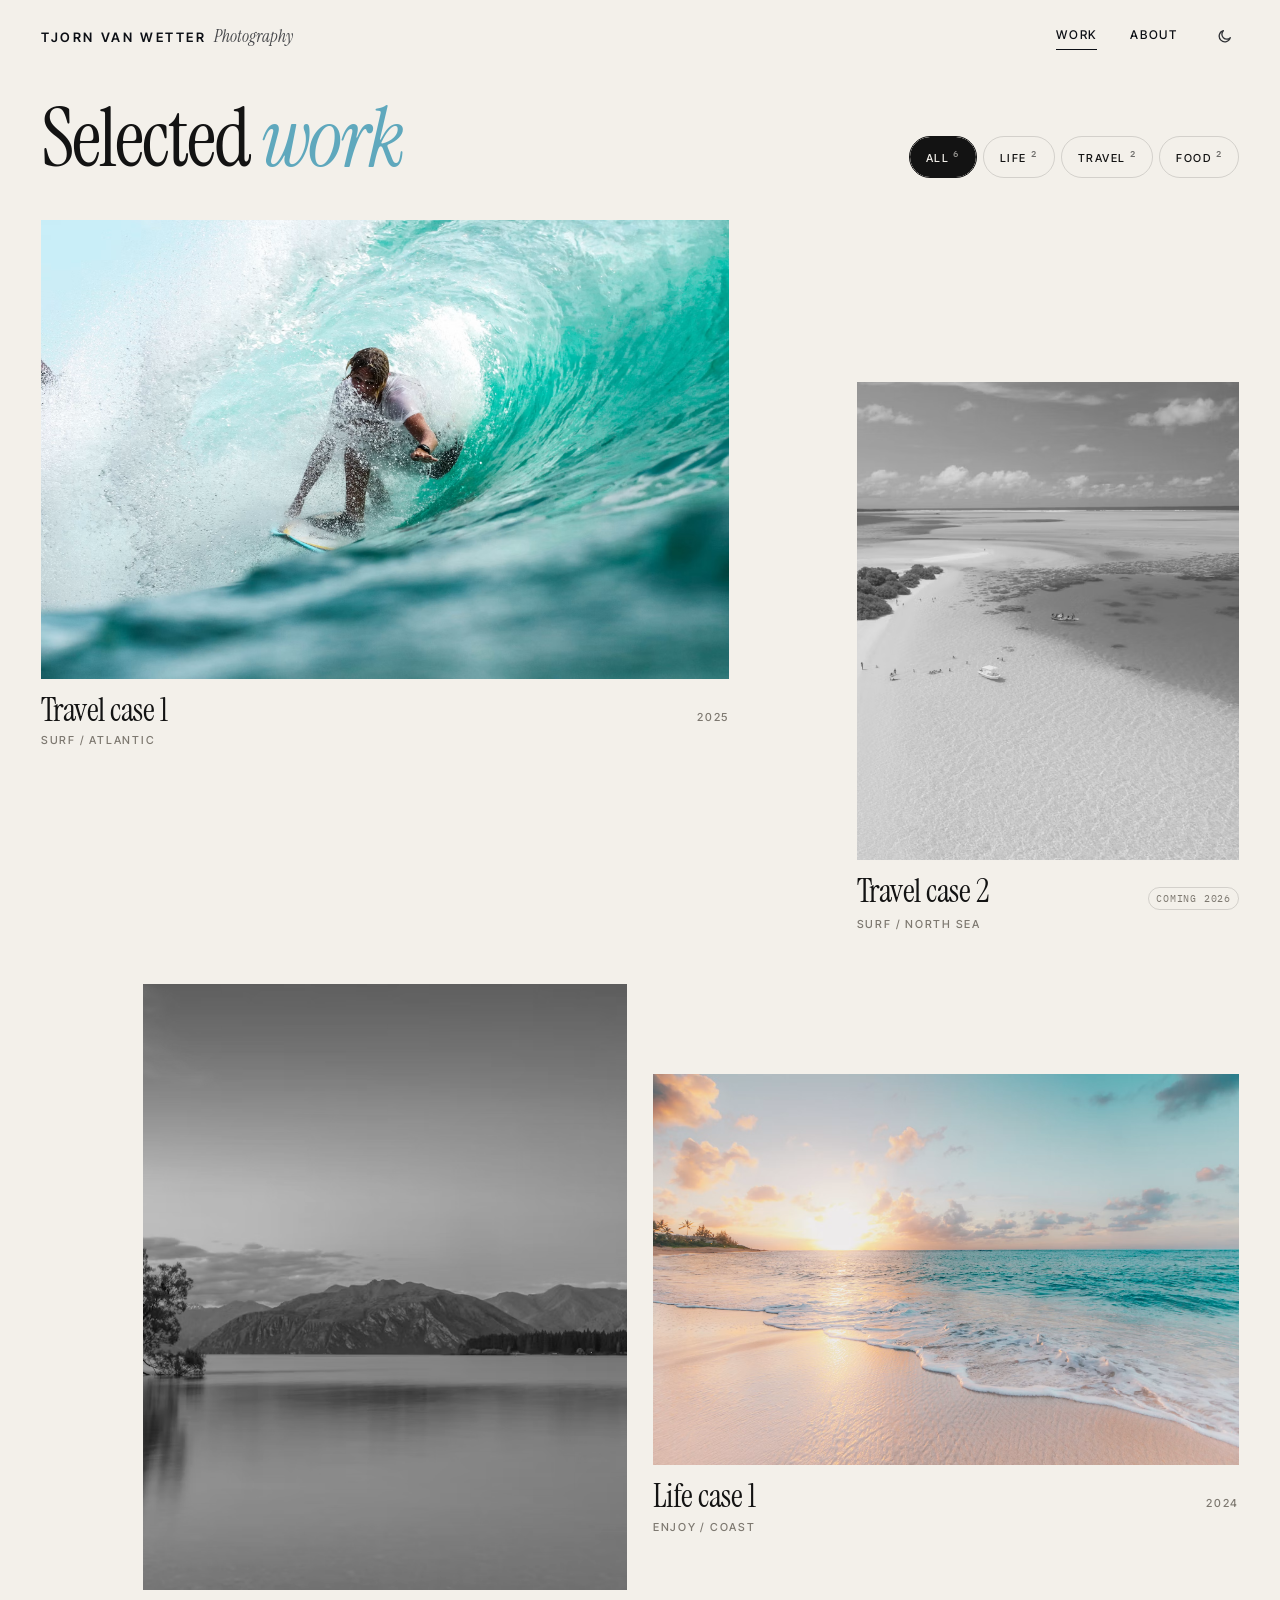
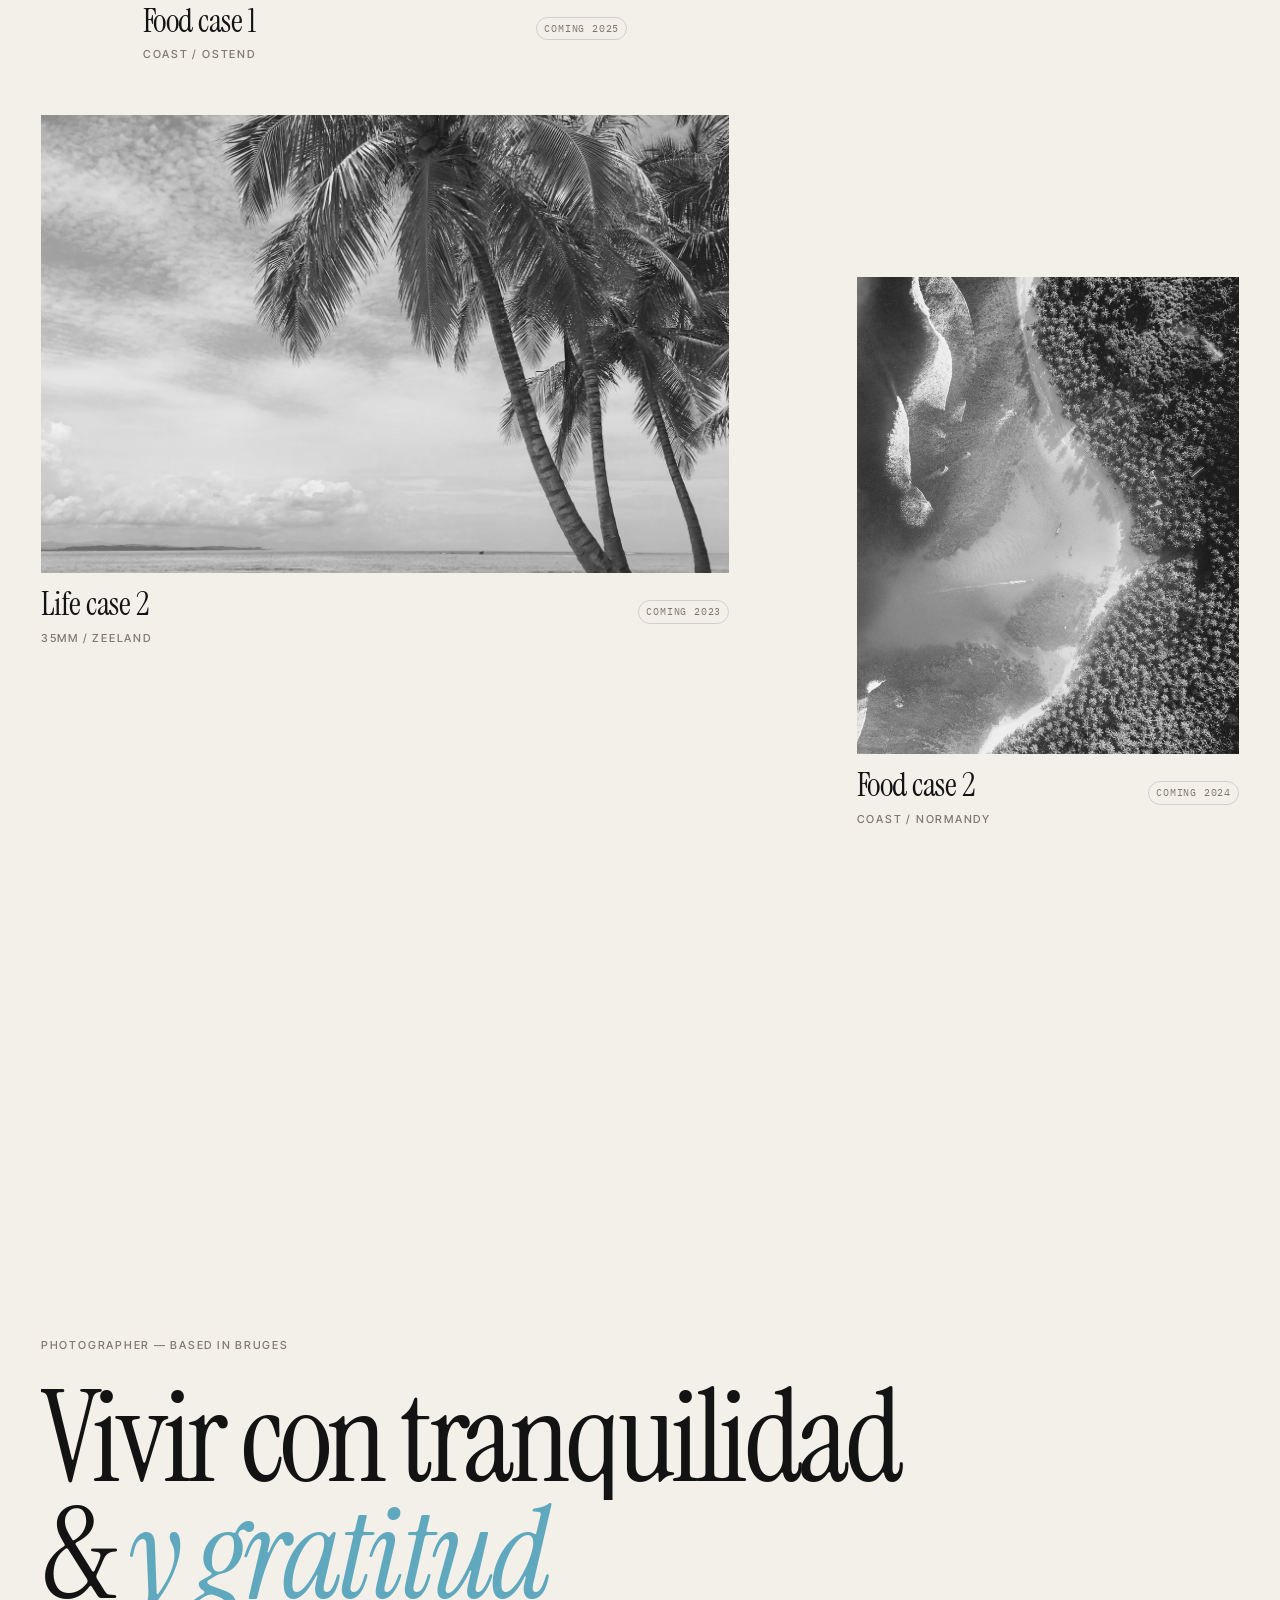
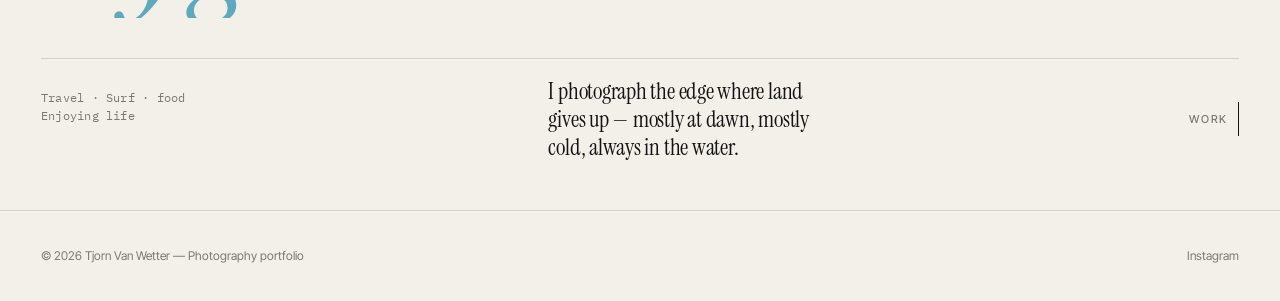
<file: index.html>
<!doctype html>
<html lang="en">
<head>
<title>Tjorn Van Wetter — Photography</title>
<meta name="description" content="Photography portfolio">
<meta charset="utf-8">
<meta name="viewport" content="width=device-width, initial-scale=1">
<script>(function(){try{var t=localStorage.getItem("theme");if(!t)t=matchMedia("(prefers-color-scheme: dark)").matches?"dark":"light";document.documentElement.dataset.theme=t;}catch(e){}})();</script>
<link rel="preconnect" href="https://fonts.googleapis.com">
<link rel="preconnect" href="https://fonts.gstatic.com" crossorigin>
<link href="https://fonts.googleapis.com/css2?family=Instrument+Serif:ital@0;1&family=Inter+Tight:wght@400;500;600&family=IBM+Plex+Mono:wght@400&display=swap" rel="stylesheet">
<link rel="stylesheet" href="css/style.css">
</head>
<body data-page="home">
<main class="main">
  <section class="section section--tight-top work" id="work">
    <div class="work__head">
      <h2 class="title reveal">Selected <em>work</em></h2>
      <div class="chips work__filters" id="filters" role="toolbar" aria-label="Filter by category"></div>
    </div>
    <div class="projects" id="projects"></div>
  </section>
  <section class="hero">
    <p class="eyebrow reveal">Photographer — based in Bruges</p>
    <h1 class="title title--display split hero__title">Vivir con tranquilidad<br> &amp; <em>y gratitud</em></h1>
    <div class="hero__meta">
      <p class="meta reveal" data-delay="200">Travel · Surf · food<br>Enjoying life</p>
      <p class="lead lead--small reveal" data-delay="300">I photograph the edge where land gives up — mostly at dawn, mostly cold, always in the water.</p>
      <a href="#work" class="eyebrow hero__cue reveal" data-delay="400">Work <span class="hero__cue-line"></span></a>
    </div>
  </section>
</main>
<script src="js/data.js"></script>
<script src="js/script.js"></script>
</body>
</html>
</file>
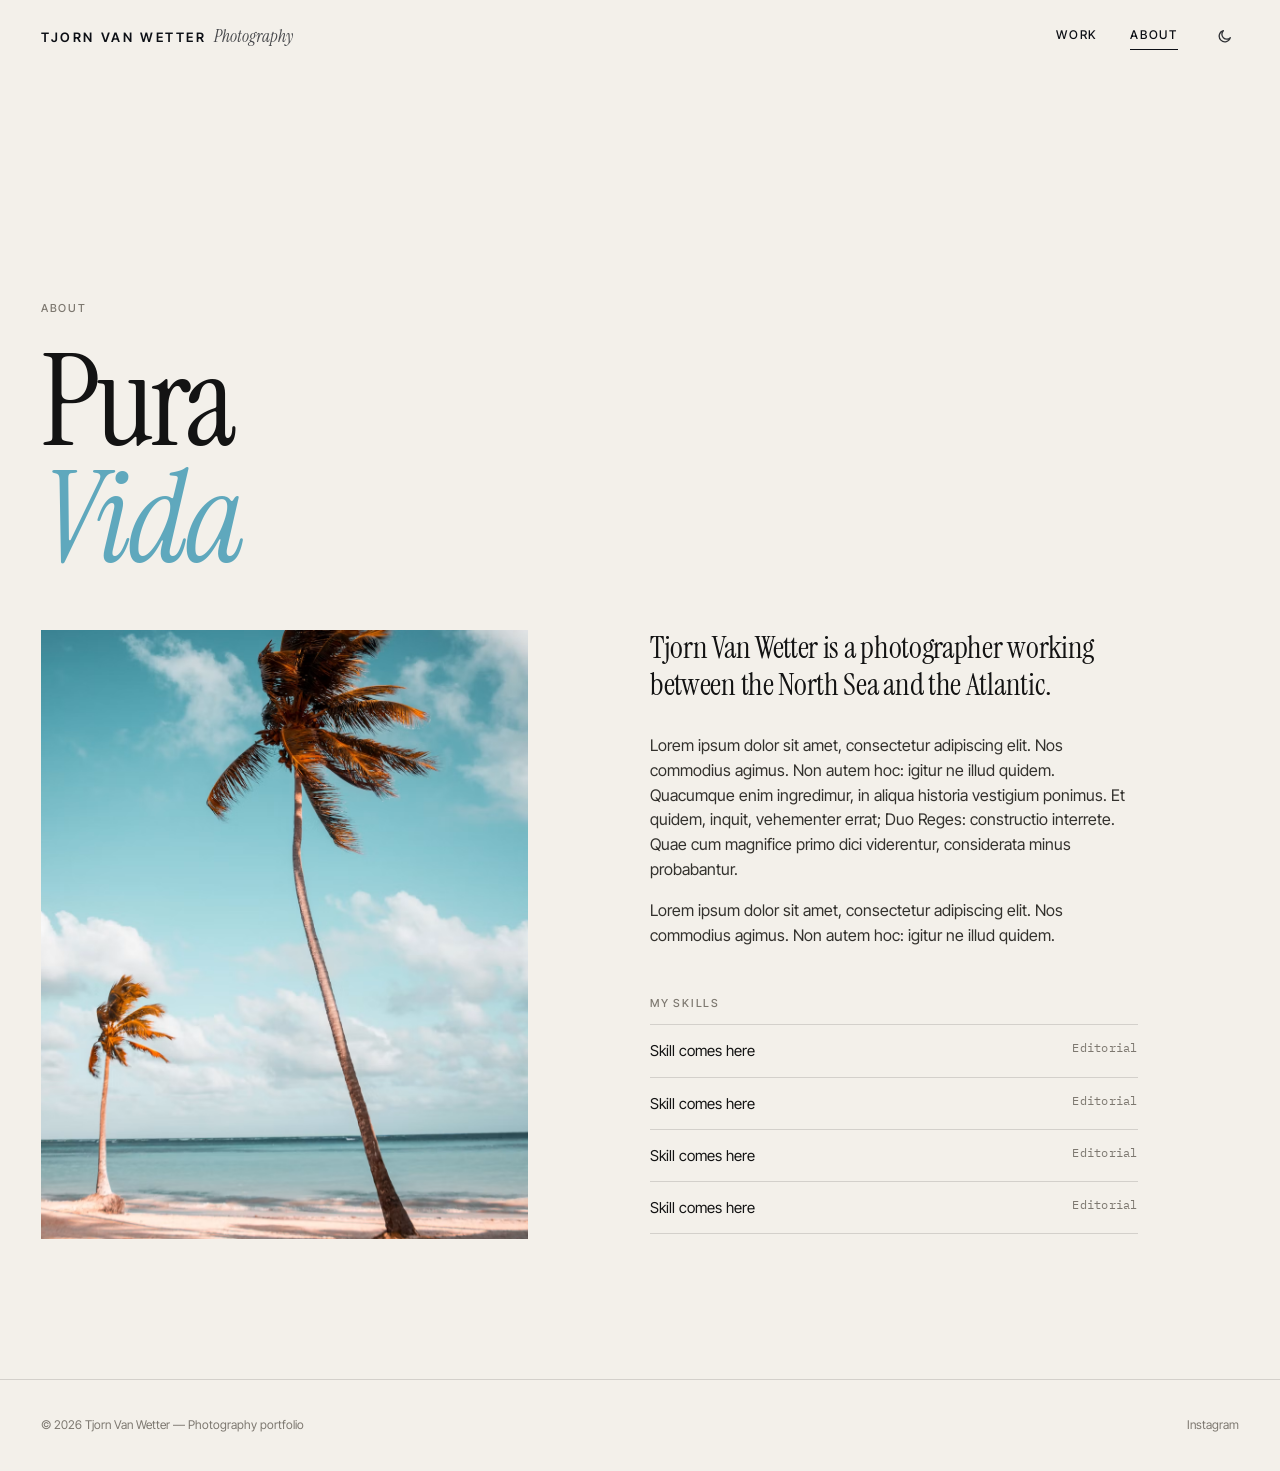
<file: pages/about.html>
<!doctype html>
<html lang="en">
<head>
<title>About — Tjorn Van Wetter</title>
<meta charset="utf-8">
<meta name="viewport" content="width=device-width, initial-scale=1">
<script>(function(){try{var t=localStorage.getItem("theme");if(!t)t=matchMedia("(prefers-color-scheme: dark)").matches?"dark":"light";document.documentElement.dataset.theme=t;}catch(e){}})();</script>
<link rel="preconnect" href="https://fonts.googleapis.com">
<link rel="preconnect" href="https://fonts.gstatic.com" crossorigin>
<link href="https://fonts.googleapis.com/css2?family=Instrument+Serif:ital@0;1&family=Inter+Tight:wght@400;500;600&family=IBM+Plex+Mono:wght@400&display=swap" rel="stylesheet">
<link rel="stylesheet" href="../css/style.css">
</head>
<body data-page="about">
<main class="main">
  <section class="hero hero--short">
    <p class="eyebrow reveal">About</p>
    <h1 class="title title--display split hero__title">Pura<br><em>Vida</em></h1>
  </section>
  <section class="section section--end about">
    <div class="about__portrait reveal">
      <div class="frame frame--full" data-parallax><img class="frame__img" src="../images/about/about.jpg" alt="Coastline at dusk" loading="lazy"></div>
    </div>
    <div class="about__text">
      <p class="lead lead--wide about__lead reveal">Tjorn Van Wetter is a photographer working between the North Sea and the Atlantic.</p>
      <p class="about__copy reveal">Lorem ipsum dolor sit amet, consectetur adipiscing elit. Nos commodius agimus. Non autem hoc: igitur ne illud quidem. Quacumque enim ingredimur, in aliqua historia vestigium ponimus. Et quidem, inquit, vehementer errat; Duo Reges:
      constructio interrete. Quae cum magnifice primo dici viderentur, considerata minus probabantur.</p>
      <p class="about__copy reveal">Lorem ipsum dolor sit amet, consectetur adipiscing elit. Nos commodius agimus. Non autem hoc: igitur ne illud quidem.</p>
      <div class="about__clients reveal">
        <div class="eyebrow about__label">My skills</div>
        <ul class="clients">
          <li class="clients__item"><span>Skill comes here</span><span class="meta">Editorial</span></li>
          <li class="clients__item"><span>Skill comes here</span><span class="meta">Editorial</span></li>
          <li class="clients__item"><span>Skill comes here</span><span class="meta">Editorial</span></li>
          <li class="clients__item"><span>Skill comes here</span><span class="meta">Editorial</span></li>
        </ul>
      </div>
      <!-- <a class="btn btn--spaced reveal" href="contact.html"><span class="btn__roll"><span class="btn__text">Work together</span><span class="btn__text">Work together</span></span> →</a> -->
    </div>
  </section>
</main>
<script src="../js/data.js"></script>
<script src="../js/script.js"></script>
</body>
</html>
</file>
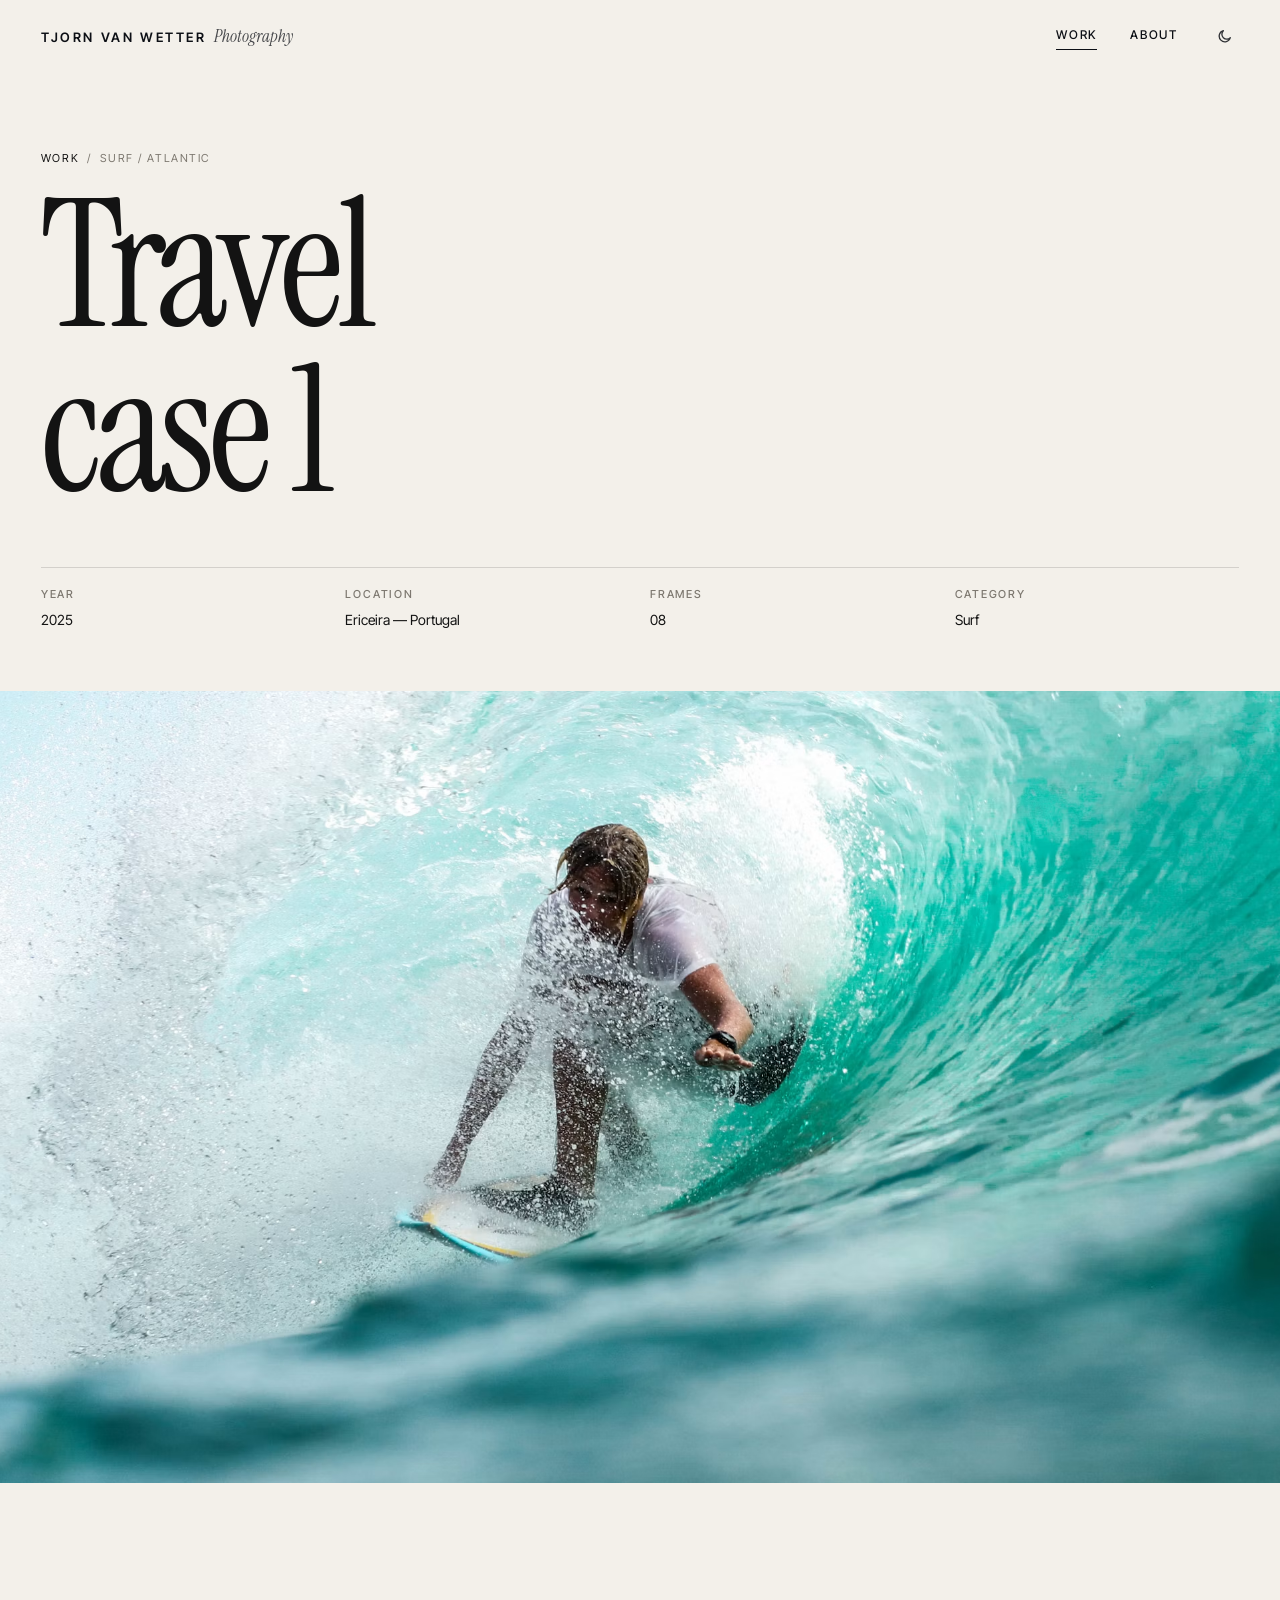
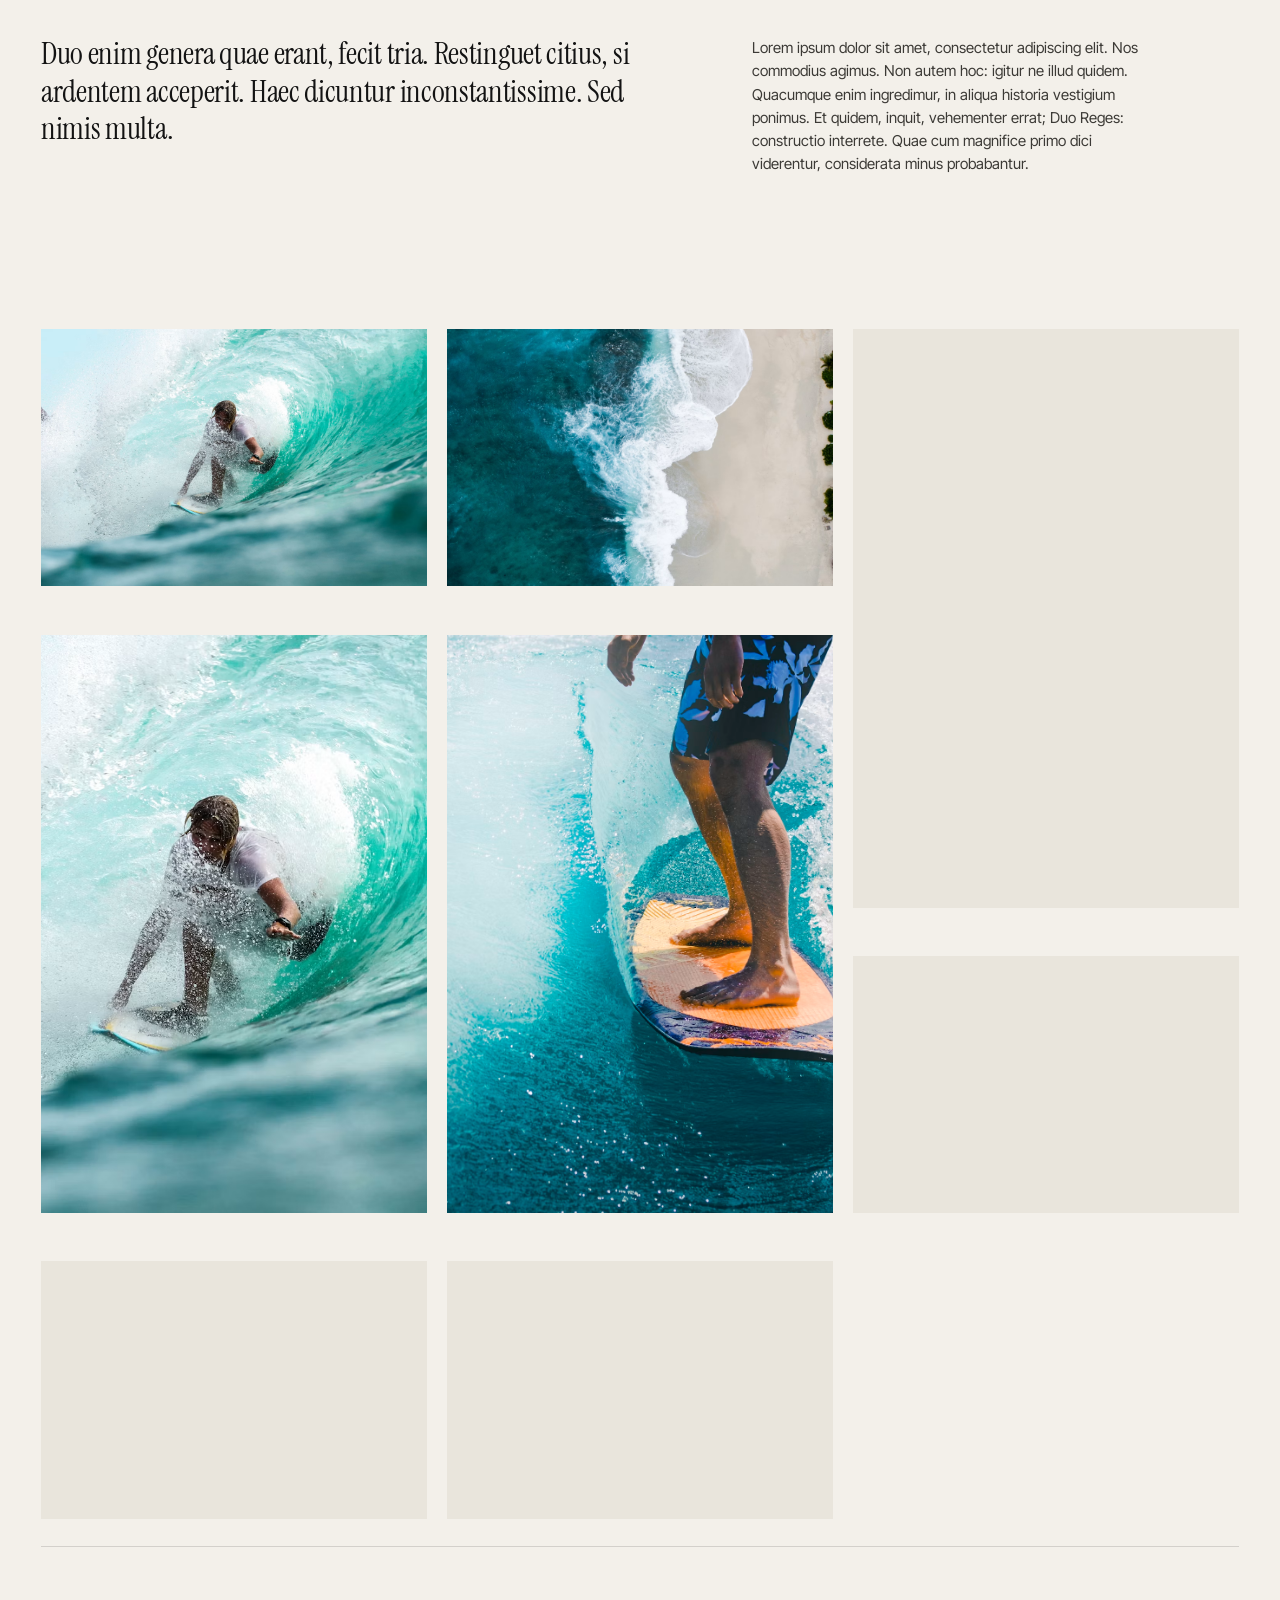
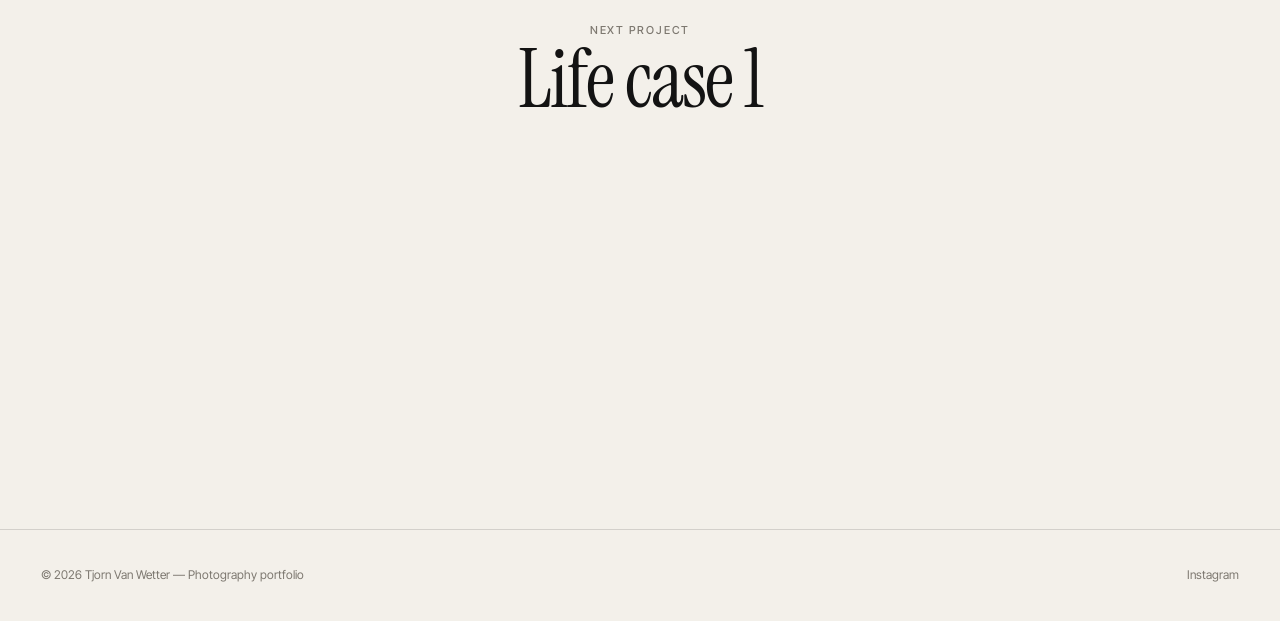
<file: pages/case.html>
<!doctype html>
<html lang="en">
<head>
<title>Project — Tjorn Van Wetter</title>
<meta charset="utf-8">
<meta name="viewport" content="width=device-width, initial-scale=1">
<script>(function(){try{var t=localStorage.getItem("theme");if(!t)t=matchMedia("(prefers-color-scheme: dark)").matches?"dark":"light";document.documentElement.dataset.theme=t;}catch(e){}})();</script>
<link rel="preconnect" href="https://fonts.googleapis.com">
<link rel="preconnect" href="https://fonts.gstatic.com" crossorigin>
<link href="https://fonts.googleapis.com/css2?family=Instrument+Serif:ital@0;1&family=Inter+Tight:wght@400;500;600&family=IBM+Plex+Mono:wght@400&display=swap" rel="stylesheet">
<link rel="stylesheet" href="../css/style.css">
</head>
<body data-page="case">
<main class="main case" id="case"></main>
<script src="../js/data.js"></script>
<script src="../js/script.js"></script>
</body>
</html>
</file>
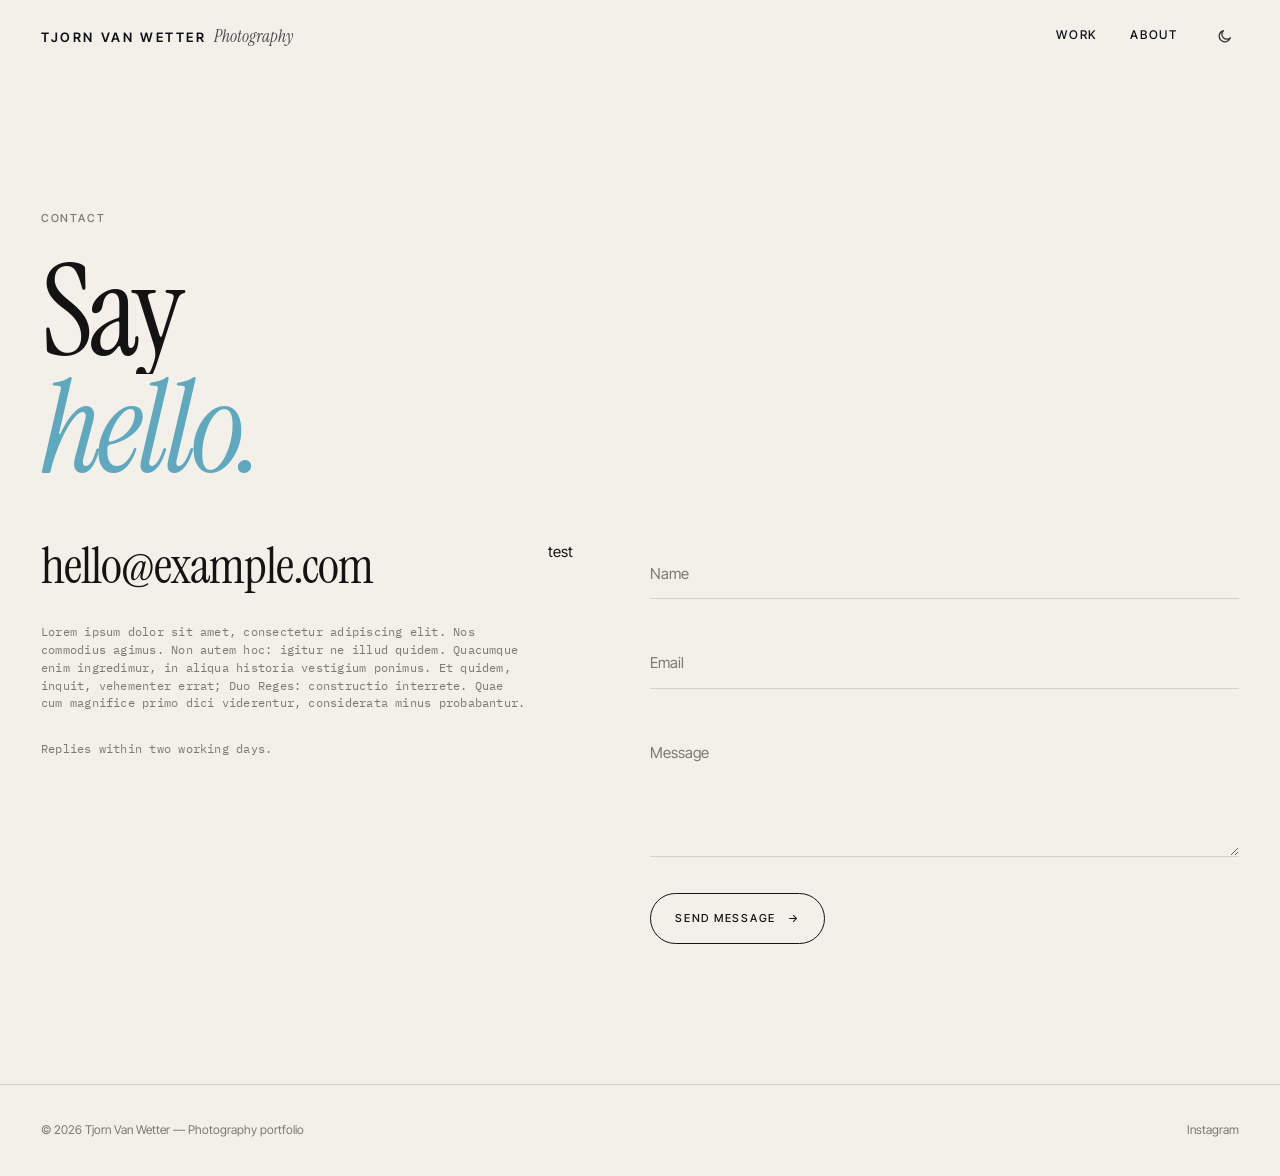
<file: pages/contact.html>
<!doctype html>
<html lang="en">
<head>
<title>Contact — Tjorn Van Wetter</title>
<meta charset="utf-8">
<meta name="viewport" content="width=device-width, initial-scale=1">
<script>(function(){try{var t=localStorage.getItem("theme");if(!t)t=matchMedia("(prefers-color-scheme: dark)").matches?"dark":"light";document.documentElement.dataset.theme=t;}catch(e){}})();</script>
<link rel="preconnect" href="https://fonts.googleapis.com">
<link rel="preconnect" href="https://fonts.gstatic.com" crossorigin>
<link href="https://fonts.googleapis.com/css2?family=Instrument+Serif:ital@0;1&family=Inter+Tight:wght@400;500;600&family=IBM+Plex+Mono:wght@400&display=swap" rel="stylesheet">
<link rel="stylesheet" href="../css/style.css">
</head>
<body data-page="contact">
<main class="main">
  <section class="hero hero--shorter">
    <p class="eyebrow reveal">Contact</p>
    <h1 class="title title--display split hero__title">Say<br><em>hello.</em></h1>
  </section>
  <section class="section section--end contact">
    <div class="contact__intro">
      <a class="contact__mail reveal" href="mailto:hello@example.com">hello@example.com</a>
      <p class="meta contact__note reveal">Lorem ipsum dolor sit amet, consectetur adipiscing elit. Nos commodius agimus. Non autem hoc: igitur ne illud quidem. Quacumque enim ingredimur, in aliqua historia vestigium ponimus. Et quidem, inquit, vehementer errat; Duo Reges:
      constructio interrete. Quae cum magnifice primo dici viderentur, considerata minus probabantur.</p>
      <p class="meta contact__note reveal">Replies within two working days.</p>
    </div>
    <div class="col2" reveal>
      test
    </div>
    <form class="contact__form" id="form" novalidate>
      <div class="field reveal"><input class="field__input" id="name" placeholder=" " required><label class="field__label" for="name">Name</label></div>
      <div class="field reveal"><input class="field__input" id="mail" type="email" placeholder=" " required><label class="field__label" for="mail">Email</label></div>
      <div class="field reveal"><textarea class="field__input" id="msg" rows="4" placeholder=" "></textarea><label class="field__label" for="msg">Message</label></div>
      <div class="contact__actions reveal">
        <button class="btn" type="submit"><span class="btn__roll"><span class="btn__text">Send message</span><span class="btn__text">Send message</span></span> →</button>
        <span class="contact__status" aria-live="polite"></span>
      </div>
    </form>
  </section>
</main>
<script src="../js/data.js"></script>
<script src="../js/script.js"></script>
</body>
</html>
</file>
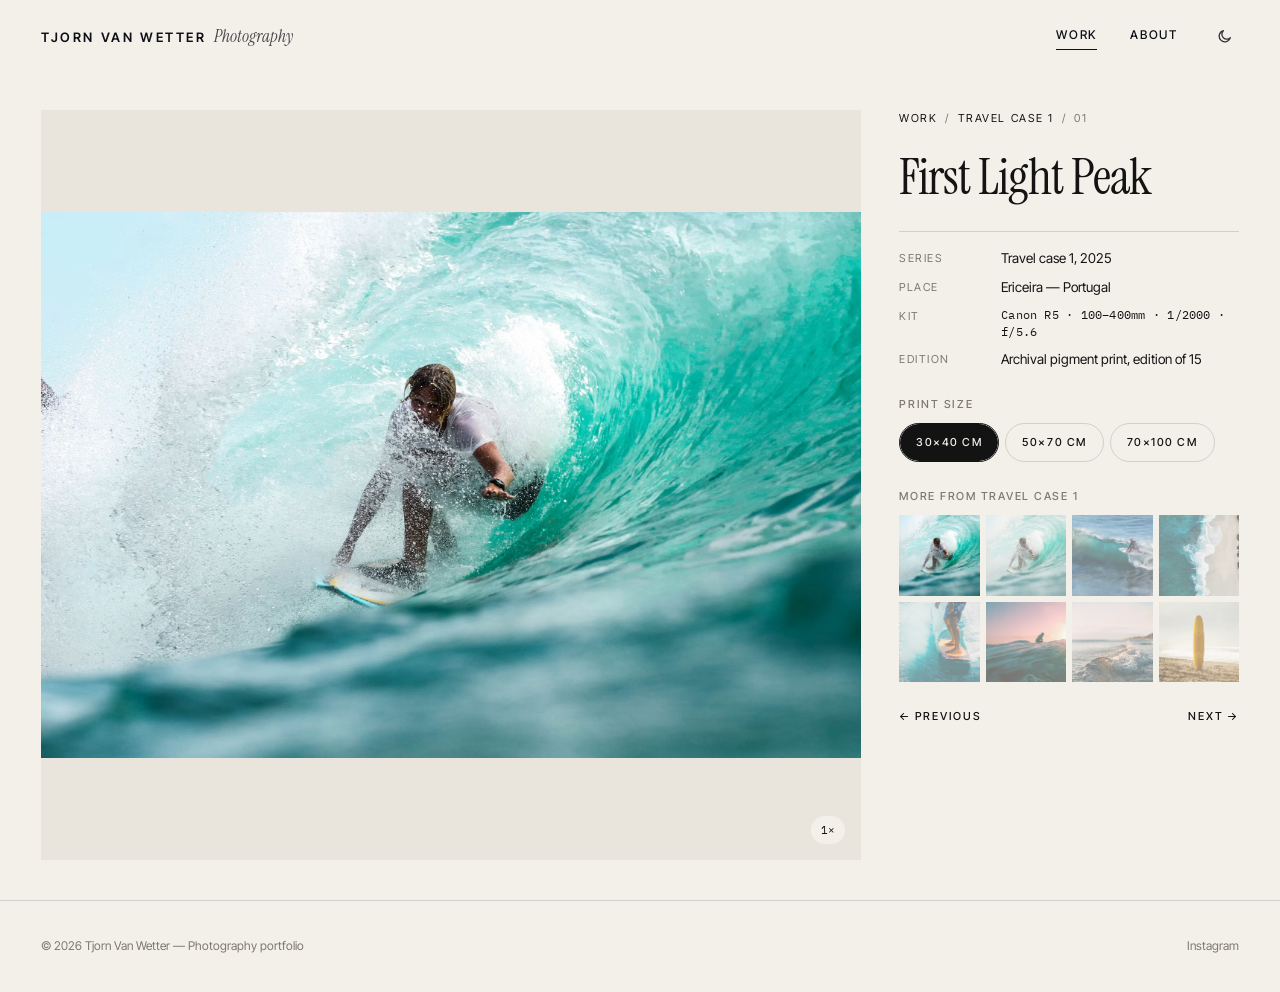
<file: pages/photo.html>
<!doctype html>
<html lang="en">
<head>
<title>Photo — Tjorn Van Wetter</title>
<meta charset="utf-8">
<meta name="viewport" content="width=device-width, initial-scale=1">
<script>(function(){try{var t=localStorage.getItem("theme");if(!t)t=matchMedia("(prefers-color-scheme: dark)").matches?"dark":"light";document.documentElement.dataset.theme=t;}catch(e){}})();</script>
<link rel="preconnect" href="https://fonts.googleapis.com">
<link rel="preconnect" href="https://fonts.gstatic.com" crossorigin>
<link href="https://fonts.googleapis.com/css2?family=Instrument+Serif:ital@0;1&family=Inter+Tight:wght@400;500;600&family=IBM+Plex+Mono:wght@400&display=swap" rel="stylesheet">
<link rel="stylesheet" href="../css/style.css">
</head>
<body data-page="photo">
<main class="main"><section class="photo" id="photo"></section></main>
<script src="../js/data.js"></script>
<script src="../js/script.js"></script>
</body>
</html>
</file>
<file: css/style.css>
:root {
  --paper: #f3f0ea;
  --paper-2: #e9e5dc;
  --ink: #131313;
  --muted: #7d7870;
  --sea: #5fa8bd;
  --line: rgba(19, 19, 19, 0.14);
  --body-text: #3c3a36;
  --curtain: #a4ceda;
}

:root[data-theme=dark] {
  --paper: #15171a;
  --paper-2: #1d2024;
  --ink: #f3f0ea;
  --muted: #dbdbda;
  --sea: #a4ceda;
  --line: rgba(243, 240, 234, 0.16);
  --body-text: #e9e9e9;
  --curtain: #a4ceda;
}

@media (prefers-color-scheme: dark) {
  :root:not([data-theme]) {
    --paper: #15171a;
    --paper-2: #1d2024;
    --ink: #f3f0ea;
    --muted: #9b968d;
    --sea: #5fa8bd;
    --line: rgba(243, 240, 234, 0.16);
    --body-text: #d8d4cc;
    --curtain: #5fa8bd;
  }
}
*, *::before, *::after {
  box-sizing: border-box;
}

html {
  -webkit-text-size-adjust: 100%;
}

body {
  margin: 0;
  background: var(--paper);
  color: var(--ink);
  font-family: "Inter Tight", "Helvetica Neue", Arial, sans-serif;
  font-size: 15px;
  line-height: 1.55;
  -webkit-font-smoothing: antialiased;
  overflow-x: hidden;
  transition: background-color 0.4s cubic-bezier(0.22, 1, 0.36, 1), color 0.4s cubic-bezier(0.22, 1, 0.36, 1);
}

img {
  display: block;
  max-width: 100%;
}

a {
  color: inherit;
  text-decoration: none;
}

button {
  font: inherit;
  color: inherit;
  background: none;
  border: 0;
  padding: 0;
  cursor: pointer;
}

::selection {
  background: var(--ink);
  color: var(--paper);
}

@media (prefers-reduced-motion: reduce) {
  *, *::before, *::after {
    animation: none !important;
    transition-duration: 0.01ms !important;
  }
}
.eyebrow {
  font-family: "Inter Tight", "Helvetica Neue", Arial, sans-serif;
  font-size: 11px;
  font-weight: 500;
  letter-spacing: 0.16em;
  text-transform: uppercase;
  color: var(--muted);
}
:root[data-theme=dark] .eyebrow {
  color: var(--sea);
}
.eyebrow--ink {
  color: var(--ink);
}

.title {
  font-family: "Instrument Serif", "Times New Roman", serif;
  font-weight: 400;
  font-size: clamp(38px, 6.4vw, 96px);
  line-height: 0.95;
  letter-spacing: -0.025em;
  margin: 0;
}
.title em {
  font-style: italic;
  color: var(--sea);
}
.title--display {
  font-size: clamp(56px, 10vw, 160px);
  line-height: 0.86;
  letter-spacing: -0.035em;
}
.title--case {
  font-size: clamp(64px, 14vw, 230px);
}

.lead {
  font-family: "Instrument Serif", "Times New Roman", serif;
  font-weight: 400;
  font-size: clamp(22px, 2.4vw, 32px);
  line-height: 1.22;
  letter-spacing: -0.01em;
  max-width: 24ch;
  margin: 0;
}
.lead--small {
  font-size: clamp(18px, 1.8vw, 24px);
}
.lead--wide {
  max-width: none;
}

.meta {
  font-family: "IBM Plex Mono", ui-monospace, monospace;
  font-size: 11.5px;
  letter-spacing: 0.02em;
  color: var(--muted);
}
.meta--ink {
  color: var(--ink);
}

.main {
  padding: 0 clamp(16px, 3.2vw, 44px);
}

.section {
  padding: clamp(80px, 12vw, 180px) 0;
}
.section--tight-top {
  padding-top: 100px;
}
.section--end {
  padding-top: 0;
  padding-bottom: 140px;
}

.header {
  position: fixed;
  inset: 0 0 auto 0;
  z-index: 50;
  display: flex;
  align-items: center;
  justify-content: space-between;
  padding: 22px clamp(16px, 3.2vw, 44px);
  color: #fff;
  mix-blend-mode: difference;
  pointer-events: none;
}
.header > * {
  pointer-events: auto;
}
.header__logo {
  font-family: "Inter Tight", "Helvetica Neue", Arial, sans-serif;
  font-size: 13px;
  font-weight: 600;
  letter-spacing: 0.2em;
  text-transform: uppercase;
  display: inline-flex;
  gap: 0.6em;
  align-items: baseline;
}
.header__logo-tag {
  font-family: "Instrument Serif", "Times New Roman", serif;
  font-style: italic;
  font-weight: 400;
  font-size: 17px;
  letter-spacing: 0;
  text-transform: none;
  opacity: 0.75;
  transition: opacity 0.4s cubic-bezier(0.22, 1, 0.36, 1);
}
.page--scrolled .header__logo-tag {
  opacity: 0;
}
.header__toggle {
  display: none;
  font-family: "Inter Tight", "Helvetica Neue", Arial, sans-serif;
  font-size: 12px;
  font-weight: 500;
  letter-spacing: 0.14em;
  text-transform: uppercase;
}
@media (max-width: 720px) {
  .header__toggle {
    display: block;
  }
}
.page--menu-open .header {
  mix-blend-mode: normal;
}

.nav {
  display: flex;
  gap: clamp(18px, 2.6vw, 38px);
}
.nav__link {
  font-family: "Inter Tight", "Helvetica Neue", Arial, sans-serif;
  font-size: 12px;
  font-weight: 500;
  letter-spacing: 0.14em;
  text-transform: uppercase;
  position: relative;
  padding: 4px 0;
}
.nav__link::after {
  content: "";
  position: absolute;
  left: 0;
  right: 0;
  bottom: 0;
  height: 1px;
  background: currentColor;
  transform: scaleX(0);
  transform-origin: right;
  transition: transform 0.6s cubic-bezier(0.22, 1, 0.36, 1);
}
.nav__link:hover::after {
  transform: scaleX(1);
  transform-origin: left;
}
.nav__link--active::after {
  transform: scaleX(1);
  transform-origin: left;
}
@media (max-width: 720px) {
  .nav {
    position: fixed;
    inset: 0;
    z-index: -1;
    flex-direction: column;
    justify-content: center;
    align-items: flex-start;
    gap: 8px;
    padding: clamp(16px, 3.2vw, 44px);
    background: #131313;
    color: #f3f0ea;
    clip-path: inset(0 0 100% 0);
    transition: clip-path 0.8s cubic-bezier(0.65, 0, 0.35, 1);
  }
  .nav__link {
    font-family: "Instrument Serif", "Times New Roman", serif;
    font-weight: 400;
    font-size: 56px;
    line-height: 1.1;
    letter-spacing: -0.02em;
    text-transform: none;
  }
  .page--menu-open .nav {
    clip-path: inset(0 0 0 0);
  }
}

.footer {
  display: flex;
  justify-content: space-between;
  flex-wrap: wrap;
  gap: 20px;
  padding: 36px clamp(16px, 3.2vw, 44px);
  border-top: 1px solid var(--line);
  font-size: 12px;
  color: var(--muted);
}
.footer__nav {
  display: flex;
  gap: 20px;
}
.footer__link {
  transition: color 0.3s cubic-bezier(0.22, 1, 0.36, 1);
}
.footer__link:hover {
  color: var(--ink);
}

.curtain {
  position: fixed;
  inset: 0;
  z-index: 100;
  background: var(--curtain);
  pointer-events: none;
  transform: scaleY(1);
  transform-origin: top;
  transition: transform 0.9s cubic-bezier(0.65, 0, 0.35, 1);
}
.page--loaded .curtain {
  transform: scaleY(0);
}
.page--leaving .curtain {
  transform: scaleY(1);
  transform-origin: bottom;
  transition-duration: 0.6s;
}

.split__line {
  display: block;
  overflow: hidden;
  padding-bottom: 0.06em;
}
.split__line:nth-child(2) .split__inner {
  transition-delay: 0.08s;
}
.split__line:nth-child(3) .split__inner {
  transition-delay: 0.16s;
}
.split__line:nth-child(4) .split__inner {
  transition-delay: 0.24s;
}
.split__inner {
  display: inline-block;
  transform: translateY(105%);
  transition: transform 1.1s cubic-bezier(0.22, 1, 0.36, 1);
}
.page--loaded .split__inner {
  transform: none;
}

.frame {
  position: relative;
  overflow: hidden;
  background: var(--paper-2);
}
.frame__img {
  width: 100%;
  height: 100%;
  object-fit: cover;
  opacity: 0;
  transform: scale(1.08);
  transition: transform 1.4s cubic-bezier(0.22, 1, 0.36, 1), opacity 1s cubic-bezier(0.22, 1, 0.36, 1), filter 0.8s cubic-bezier(0.22, 1, 0.36, 1);
}
.frame__img--loaded {
  opacity: 1;
  transform: scale(1);
}
.frame::after {
  content: "";
  position: absolute;
  inset: 0;
  background: var(--sea);
  mix-blend-mode: multiply;
  opacity: 0;
  transition: opacity 0.6s cubic-bezier(0.22, 1, 0.36, 1);
  pointer-events: none;
}
.frame--full {
  height: 100%;
}
.frame--bare {
  background: none;
}
.frame--failed {
  background: linear-gradient(135deg, #c9d3d3, #8ea3a8 60%, #5f7a82);
}
.frame--failed .frame__img {
  opacity: 0 !important;
}

.chip {
  font-family: "Inter Tight", "Helvetica Neue", Arial, sans-serif;
  font-size: 11px;
  font-weight: 500;
  letter-spacing: 0.14em;
  text-transform: uppercase;
  position: relative;
  overflow: hidden;
  isolation: isolate;
  padding: 10px 16px;
  border: 1px solid var(--line);
  border-radius: 99px;
  transition: color 0.4s cubic-bezier(0.22, 1, 0.36, 1), border-color 0.4s cubic-bezier(0.22, 1, 0.36, 1);
}
.chip::before {
  content: "";
  position: absolute;
  inset: 0;
  z-index: -1;
  border-radius: inherit;
  background: var(--ink);
  transform: translateY(101%);
  transition: transform 0.5s cubic-bezier(0.22, 1, 0.36, 1);
}
.chip:hover {
  border-color: var(--ink);
}
.chip__count {
  font-family: "IBM Plex Mono", ui-monospace, monospace;
  font-size: 9px;
  margin-left: 4px;
  opacity: 0.6;
}
.chip--active {
  color: var(--paper);
  border-color: var(--ink);
}
.chip--active::before {
  transform: none;
}

.chips {
  display: flex;
  flex-wrap: wrap;
  gap: 6px;
}

.badge {
  font-family: "IBM Plex Mono", ui-monospace, monospace;
  font-size: 10px;
  text-transform: uppercase;
  letter-spacing: 0.08em;
  padding: 3px 7px;
  border: 1px solid var(--line);
  border-radius: 99px;
  color: var(--muted);
}
:root[data-theme=dark] .badge {
  color: var(--sea);
  border: 1px solid var(--sea);
}

.btn {
  font-family: "Inter Tight", "Helvetica Neue", Arial, sans-serif;
  font-size: 11px;
  font-weight: 500;
  letter-spacing: 0.16em;
  text-transform: uppercase;
  position: relative;
  overflow: hidden;
  isolation: isolate;
  display: inline-flex;
  align-items: center;
  gap: 12px;
  padding: 16px 24px;
  border: 1px solid var(--ink);
  border-radius: 99px;
  transition: color 0.5s cubic-bezier(0.22, 1, 0.36, 1);
}
.btn::before {
  content: "";
  position: absolute;
  inset: 0;
  z-index: -1;
  border-radius: inherit;
  background: var(--ink);
  transform: scaleY(0);
  transition: transform 0.5s cubic-bezier(0.22, 1, 0.36, 1);
}
.btn::before {
  transform-origin: bottom;
}
.btn:hover {
  color: var(--paper);
}
.btn:hover::before {
  transform: scaleY(1);
}
.btn__roll {
  display: inline-block;
  height: 1.2em;
  overflow: hidden;
  line-height: 1.2;
}
.btn__text {
  display: block;
  transition: transform 0.5s cubic-bezier(0.22, 1, 0.36, 1);
}
.btn:hover .btn__text {
  transform: translateY(-100%);
}
.btn--start {
  align-self: flex-start;
}
.btn--spaced {
  margin-top: 40px;
}

.cursor {
  font-family: "Inter Tight", "Helvetica Neue", Arial, sans-serif;
  font-size: 11px;
  font-weight: 500;
  letter-spacing: 0.14em;
  text-transform: uppercase;
  position: fixed;
  left: 0;
  top: 0;
  z-index: 90;
  display: grid;
  place-items: center;
  width: 92px;
  height: 92px;
  margin: -46px 0 0 -46px;
  border-radius: 50%;
  background: var(--ink);
  color: var(--paper);
  pointer-events: none;
  transform: translate3d(-200px, -200px, 0) scale(0);
  transition: transform 0.15s linear;
}
@media (hover: none) {
  .cursor {
    display: none;
  }
}

.crumbs {
  font-family: "Inter Tight", "Helvetica Neue", Arial, sans-serif;
  font-size: 11px;
  font-weight: 400;
  letter-spacing: 0.14em;
  text-transform: uppercase;
  display: flex;
  flex-wrap: wrap;
  gap: 8px;
  color: var(--muted);
}
.crumbs__link {
  color: var(--ink);
}
.crumbs__link:hover {
  text-decoration: underline;
  text-underline-offset: 3px;
}

.projects {
  display: grid;
  grid-template-columns: repeat(12, 1fr);
  gap: clamp(28px, 4vw, 64px) clamp(16px, 2vw, 28px);
}

.project {
  grid-column: span 6;
  transition: opacity 0.5s cubic-bezier(0.22, 1, 0.36, 1), transform 0.7s cubic-bezier(0.22, 1, 0.36, 1);
}
.project:nth-child(4n+1) {
  grid-column: 1/span 7;
  margin-top: 0;
}
.project:nth-child(4n+2) {
  grid-column: 9/span 4;
  margin-top: 18vh;
}
.project:nth-child(4n+3) {
  grid-column: 2/span 5;
  margin-top: 0;
}
.project:nth-child(4n+4) {
  grid-column: 7/span 6;
  margin-top: 10vh;
}
@media (max-width: 720px) {
  .project {
    grid-column: 1/-1 !important;
    margin-top: 0 !important;
  }
}
.project__link {
  display: block;
}
.project__frame {
  aspect-ratio: 4/5;
}
.project:nth-child(4n+1) .project__frame, .project:nth-child(4n+4) .project__frame {
  aspect-ratio: 3/2;
}
.project__link:hover .frame__img--loaded {
  transform: scale(1.045);
}
.project__link:hover .frame::after {
  opacity: 0.18;
}
.project__info {
  display: flex;
  justify-content: space-between;
  align-items: baseline;
  gap: 16px;
  margin-top: 14px;
}
.project__title {
  font-family: "Instrument Serif", "Times New Roman", serif;
  font-weight: 400;
  font-size: clamp(26px, 2.6vw, 38px);
  line-height: 1;
  letter-spacing: -0.015em;
  margin: 0;
}
.project__arrow {
  display: inline-block;
  font-family: "Inter Tight", "Helvetica Neue", Arial, sans-serif;
  font-size: 0.5em;
  vertical-align: middle;
  opacity: 0;
  transform: translateX(-6px);
  transition: 0.5s cubic-bezier(0.22, 1, 0.36, 1);
}
.project__link:hover .project__arrow {
  opacity: 1;
  transform: translateX(6px);
}
.project__kicker {
  margin-top: 6px;
}
:root[data-theme=dark] .project__kicker {
  color: #ffffff;
}
.project--teaser .frame__img--loaded {
  filter: grayscale(1) contrast(0.9);
}
.project--teaser:hover .frame__img--loaded {
  filter: grayscale(0.4);
}
.project--hidden {
  display: none;
}
.project--out {
  opacity: 0;
  transform: translateY(20px);
}

.gallery {
  columns: 3 280px;
  column-gap: clamp(14px, 1.6vw, 24px);
}

.shot {
  break-inside: avoid;
  margin: 0 0 clamp(14px, 1.6vw, 24px);
  cursor: zoom-in;
}
.shot:hover .frame__img--loaded {
  transform: scale(1.035);
}
.shot:focus-visible {
  outline: 1px solid var(--ink);
  outline-offset: 6px;
}
.shot__frame .frame__img {
  transition: transform 1.2s cubic-bezier(0.22, 1, 0.36, 1), opacity 1s cubic-bezier(0.22, 1, 0.36, 1);
}
.shot__caption {
  display: flex;
  justify-content: space-between;
  padding-top: 10px;
  overflow: hidden;
}
.shot__title, .shot__action {
  opacity: 0;
  transform: translateY(100%);
  transition: transform 0.6s cubic-bezier(0.22, 1, 0.36, 1), opacity 0.6s cubic-bezier(0.22, 1, 0.36, 1);
}
.shot:hover .shot__title, .shot:focus-visible .shot__title, .shot:hover .shot__action, .shot:focus-visible .shot__action {
  opacity: 1;
  transform: none;
}
@media (hover: none) {
  .shot__title, .shot__action {
    opacity: 1;
    transform: none;
  }
}
.shot__action {
  transition-delay: 0.05s;
}

.lightbox {
  position: fixed;
  inset: 0;
  z-index: 80;
  display: grid;
  grid-template-rows: auto 1fr auto;
  background: rgba(14, 16, 17, 0.96);
  color: #eeeeee;
  opacity: 0;
  visibility: hidden;
  transition: opacity 0.5s cubic-bezier(0.22, 1, 0.36, 1), visibility 0s 0.5s;
}
.lightbox--open {
  opacity: 1;
  visibility: visible;
  transition: opacity 0.5s cubic-bezier(0.22, 1, 0.36, 1);
}
.lightbox__top, .lightbox__bottom {
  display: flex;
  justify-content: space-between;
  align-items: center;
  gap: 20px;
  padding: 20px clamp(16px, 3.2vw, 44px);
}
.lightbox__top {
  font-family: "Inter Tight", "Helvetica Neue", Arial, sans-serif;
  font-size: 11px;
  font-weight: 500;
  letter-spacing: 0.16em;
  text-transform: uppercase;
}
.lightbox__bottom {
  position: relative;
}
.lightbox__close {
  font-family: "Inter Tight", "Helvetica Neue", Arial, sans-serif;
  font-size: 11px;
  font-weight: 500;
  letter-spacing: 0.16em;
  text-transform: uppercase;
  display: inline-flex;
  align-items: center;
  gap: 10px;
}
.lightbox__close-icon {
  position: relative;
  width: 18px;
  height: 18px;
  transition: transform 0.5s cubic-bezier(0.22, 1, 0.36, 1);
}
.lightbox__close-icon::before, .lightbox__close-icon::after {
  content: "";
  position: absolute;
  left: 0;
  right: 0;
  top: 50%;
  height: 1px;
  background: currentColor;
  transform: rotate(45deg);
}
.lightbox__close-icon::after {
  transform: rotate(-45deg);
}
.lightbox__close:hover .lightbox__close-icon {
  transform: rotate(90deg);
}
.lightbox__stage {
  position: relative;
  display: grid;
  place-items: center;
  overflow: hidden;
  padding: 0 clamp(16px, 3.2vw, 44px);
  cursor: zoom-in;
}
.lightbox__stage--zoomed {
  cursor: zoom-out;
}
.lightbox__img {
  max-width: 100%;
  max-height: 100%;
  object-fit: contain;
  transform-origin: 50% 50%;
  clip-path: inset(0 0 0 0);
  user-select: none;
  -webkit-user-drag: none;
  transition: transform 0.7s cubic-bezier(0.22, 1, 0.36, 1), opacity 0.45s cubic-bezier(0.22, 1, 0.36, 1), clip-path 0.9s cubic-bezier(0.22, 1, 0.36, 1);
}
.lightbox__img--swapping {
  opacity: 0;
  transform: translateX(var(--dir, 30px));
}
.lightbox__img--entering {
  opacity: 0;
  clip-path: inset(12% 12% 12% 12%);
}
.lightbox__stage--zoomed .lightbox__img {
  transition: transform 0.12s linear;
}
.lightbox__hint {
  position: absolute;
  bottom: 16px;
  left: 50%;
  transform: translateX(-50%);
  font-family: "IBM Plex Mono", ui-monospace, monospace;
  font-size: 10.5px;
  color: #8a8680;
  pointer-events: none;
  transition: opacity 0.4s;
}
.lightbox__stage--zoomed .lightbox__hint {
  opacity: 0;
}
.lightbox__title {
  font-family: "Instrument Serif", "Times New Roman", serif;
  font-weight: 400;
  font-size: clamp(24px, 2.6vw, 36px);
  line-height: 1.1;
  letter-spacing: -0.01em;
}
.lightbox__meta {
  color: #9a9690;
}
.lightbox__link {
  font-family: "Inter Tight", "Helvetica Neue", Arial, sans-serif;
  font-size: 11px;
  font-weight: 500;
  letter-spacing: 0.16em;
  text-transform: uppercase;
  padding-bottom: 3px;
  border-bottom: 1px solid rgba(255, 255, 255, 0.3);
  transition: border-color 0.4s;
}
.lightbox__link:hover {
  border-color: #fff;
}
.lightbox__arrows {
  display: flex;
  gap: 8px;
}
.lightbox__btn {
  display: grid;
  place-items: center;
  width: 46px;
  height: 46px;
  border: 1px solid rgba(255, 255, 255, 0.22);
  border-radius: 50%;
  transition: background 0.4s cubic-bezier(0.22, 1, 0.36, 1), color 0.4s, transform 0.4s cubic-bezier(0.22, 1, 0.36, 1);
}
.lightbox__btn:hover {
  background: #eeeeee;
  color: #111;
  transform: scale(1.06);
}
.lightbox__progress {
  position: absolute;
  left: 0;
  bottom: 0;
  height: 1px;
  background: #eeeeee;
  transition: width 0.7s cubic-bezier(0.22, 1, 0.36, 1);
}

.field {
  position: relative;
}
.field__input {
  width: 100%;
  padding: 22px 0 10px;
  border: 0;
  border-bottom: 1px solid var(--line);
  border-radius: 0;
  background: transparent;
  font: inherit;
  font-size: 17px;
  color: var(--ink);
  outline: none;
  resize: vertical;
}
.field__label {
  position: absolute;
  left: 0;
  top: 22px;
  color: var(--muted);
  pointer-events: none;
  transform-origin: left;
  transition: transform 0.45s cubic-bezier(0.22, 1, 0.36, 1), font-size 0.45s cubic-bezier(0.22, 1, 0.36, 1), color 0.3s;
}
.field__input:focus + .field__label, .field__input:not(:placeholder-shown) + .field__label {
  font-family: "Inter Tight", "Helvetica Neue", Arial, sans-serif;
  font-size: 11px;
  font-weight: 400;
  letter-spacing: 0.14em;
  text-transform: uppercase;
  transform: translateY(-20px);
}
.field::after {
  content: "";
  position: absolute;
  left: 0;
  right: 0;
  bottom: 0;
  height: 1px;
  background: var(--ink);
  transform: scaleX(0);
  transform-origin: left;
  transition: transform 0.7s cubic-bezier(0.22, 1, 0.36, 1);
}
.field:focus-within::after {
  transform: scaleX(1);
}

.theme-toggle {
  display: inline-flex;
  align-items: center;
  justify-content: center;
  width: 28px;
  height: 28px;
  color: currentColor;
  opacity: 0.85;
  transition: opacity 0.3s cubic-bezier(0.22, 1, 0.36, 1), transform 0.3s cubic-bezier(0.22, 1, 0.36, 1);
}
.theme-toggle:hover {
  opacity: 1;
}
.theme-toggle:active {
  transform: scale(0.88);
}
.theme-toggle__icon {
  width: 16px;
  height: 16px;
  stroke: currentColor;
}
.theme-toggle__icon--sun {
  display: none;
}
@media (max-width: 720px) {
  .theme-toggle {
    width: auto;
    height: auto;
    margin-top: 8px;
  }
  .theme-toggle__icon {
    width: 22px;
    height: 22px;
  }
}

:root[data-theme=dark] .theme-toggle__icon--sun {
  display: block;
}
:root[data-theme=dark] .theme-toggle__icon--moon {
  display: none;
}

.hero {
  display: flex;
  flex-direction: column;
  justify-content: flex-end;
  min-height: 92vh;
  padding: 140px 0 48px;
}
.hero--short {
  min-height: 70vh;
}
.hero--shorter {
  min-height: 60vh;
}
.hero__title {
  margin-top: 18px;
}
.hero__meta {
  display: grid;
  grid-template-columns: repeat(12, 1fr);
  gap: 20px;
  margin-top: 40px;
  padding-top: 18px;
  border-top: 1px solid var(--line);
}
.hero__meta > :nth-child(1) {
  grid-column: 1/span 4;
}
.hero__meta > :nth-child(2) {
  grid-column: 6/span 4;
}
.hero__meta > :nth-child(3) {
  grid-column: 11/span 2;
  justify-self: end;
}
@media (max-width: 720px) {
  .hero__meta {
    grid-template-columns: 1fr;
  }
  .hero__meta > * {
    grid-column: auto !important;
    justify-self: start !important;
  }
}
.hero__cue {
  display: inline-flex;
  align-items: center;
  gap: 10px;
}
.hero__cue-line {
  width: 1px;
  height: 34px;
  background: var(--ink);
  transform-origin: top;
  animation: hero-cue 2.2s cubic-bezier(0.65, 0, 0.35, 1) infinite;
}

@keyframes hero-cue {
  0% {
    transform: scaleY(0);
    transform-origin: top;
  }
  50% {
    transform: scaleY(1);
    transform-origin: top;
  }
  51% {
    transform-origin: bottom;
  }
  100% {
    transform: scaleY(0);
    transform-origin: bottom;
  }
}
.work__head {
  display: flex;
  justify-content: space-between;
  align-items: flex-end;
  flex-wrap: wrap;
  gap: 24px;
  margin-bottom: 42px;
}

.case__hero {
  padding: 150px 0 60px;
}
.case__title {
  margin-top: 22px;
}
.case__cover {
  height: 88vh;
  margin: 0 calc(clamp(16px, 3.2vw, 44px) * -1);
}
.case__cover .frame__img {
  transform: scale(1.15);
}
.case__intro {
  display: grid;
  grid-template-columns: repeat(12, 1fr);
  gap: 20px;
}
@media (max-width: 720px) {
  .case__intro > * {
    grid-column: 1/-1 !important;
  }
}
.case__lead {
  grid-column: 1/span 6;
}
.case__body {
  grid-column: 8/span 4;
  margin: 0;
  color: var(--body-text);
}

.facts {
  display: grid;
  grid-template-columns: repeat(4, 1fr);
  gap: 20px;
  margin: 48px 0 0;
  padding-top: 18px;
  border-top: 1px solid var(--line);
}
@media (max-width: 720px) {
  .facts {
    grid-template-columns: 1fr 1fr;
  }
}
.facts__label {
  margin-bottom: 6px;
}
.facts__value {
  margin: 0;
  font-size: 14px;
}

.next {
  display: block;
  padding: 70px 0 110px;
  border-top: 1px solid var(--line);
  text-align: center;
}
.next__title {
  display: inline-block;
  transition: letter-spacing 0.8s cubic-bezier(0.22, 1, 0.36, 1), color 0.5s;
}
.next:hover .next__title {
  letter-spacing: 0.01em;
  color: var(--sea);
}
.next__thumb {
  width: 220px;
  aspect-ratio: 4/5;
  margin: 26px auto 0;
  clip-path: inset(50% 0 50% 0);
  transition: clip-path 0.9s cubic-bezier(0.22, 1, 0.36, 1);
}
.next:hover .next__thumb {
  clip-path: inset(0 0 0 0);
}

.photo {
  display: grid;
  grid-template-columns: minmax(0, 1fr) 340px;
  gap: clamp(24px, 3vw, 48px);
  min-height: 100vh;
  padding-top: 110px;
}
@media (max-width: 900px) {
  .photo {
    grid-template-columns: 1fr;
  }
}
.photo__view {
  position: relative;
  height: calc(100vh - 150px);
  overflow: hidden;
  background: var(--paper-2);
  cursor: zoom-in;
}
@media (max-width: 900px) {
  .photo__view {
    height: 70vh;
  }
}
.photo__view .frame__img {
  object-fit: contain;
  transition: transform 0.7s cubic-bezier(0.22, 1, 0.36, 1), opacity 1s;
}
.photo__view--zoomed {
  cursor: move;
}
.photo__view--zoomed .frame__img {
  transition: transform 0.1s linear;
}
.photo__loupe {
  position: absolute;
  right: 16px;
  bottom: 16px;
  padding: 6px 10px;
  border-radius: 99px;
  background: var(--paper);
  font-family: "IBM Plex Mono", ui-monospace, monospace;
  font-size: 10.5px;
}
.photo__aside {
  display: flex;
  flex-direction: column;
  gap: 26px;
  padding-bottom: 40px;
}
.photo__title {
  font-family: "Instrument Serif", "Times New Roman", serif;
  font-weight: 400;
  font-size: clamp(40px, 4vw, 64px);
  line-height: 0.95;
  letter-spacing: -0.02em;
  margin: 0;
}
.photo__label {
  margin-bottom: 10px;
}
.photo__pager {
  display: flex;
  justify-content: space-between;
}
.photo__pager-link {
  color: var(--ink);
}

.spec {
  display: grid;
  grid-template-columns: 90px 1fr;
  gap: 8px 12px;
  margin: 0;
  padding-top: 16px;
  border-top: 1px solid var(--line);
  font-size: 13.5px;
}
.spec__term {
  font-family: "Inter Tight", "Helvetica Neue", Arial, sans-serif;
  font-size: 11px;
  font-weight: 400;
  letter-spacing: 0.14em;
  text-transform: uppercase;
  padding-top: 2px;
  color: var(--muted);
}
.spec__def {
  margin: 0;
}

.filmstrip {
  display: grid;
  grid-template-columns: repeat(4, 1fr);
  gap: 6px;
}
.filmstrip__item {
  aspect-ratio: 1;
  background: var(--paper-2);
  overflow: hidden;
  opacity: 0.5;
  transition: opacity 0.4s;
}
.filmstrip__item:hover, .filmstrip__item--active {
  opacity: 1;
}
.filmstrip__img {
  width: 100%;
  height: 100%;
  object-fit: cover;
}

.about {
  display: grid;
  grid-template-columns: repeat(12, 1fr);
  gap: 20px;
  align-items: start;
}
@media (max-width: 720px) {
  .about > * {
    grid-column: 1/-1 !important;
  }
}
.about__portrait {
  grid-column: 1/span 5;
  aspect-ratio: 4/5;
}
.about__text {
  grid-column: 7/span 5;
}
.about__lead {
  margin-bottom: 28px;
}
.about__copy {
  font-size: 16px;
  color: #33312d;
}
:root[data-theme=dark] .about__copy {
  color: var(--body-text);
}
.about__clients {
  margin-top: 48px;
}
.about__label {
  margin-bottom: 12px;
}

.clients {
  list-style: none;
  margin: 0;
  padding: 0;
  border-top: 1px solid var(--line);
}
.clients__item {
  display: flex;
  justify-content: space-between;
  padding: 14px 0;
  border-bottom: 1px solid var(--line);
  transition: padding 0.5s cubic-bezier(0.22, 1, 0.36, 1), color 0.4s;
}
.clients__item:hover {
  padding-left: 14px;
  color: var(--sea);
}

.contact {
  display: grid;
  grid-template-columns: repeat(12, 1fr);
  gap: 20px;
}
@media (max-width: 720px) {
  .contact > * {
    grid-column: 1/-1 !important;
  }
}
.contact__intro {
  grid-column: 1/span 5;
}
.contact__mail {
  font-family: "Instrument Serif", "Times New Roman", serif;
  font-weight: 400;
  font-size: clamp(30px, 4vw, 58px);
  line-height: 1;
  letter-spacing: -0.02em;
  display: inline-block;
  padding-bottom: 4px;
  background: linear-gradient(currentColor, currentColor) 0 100%/0 1px no-repeat;
  transition: background-size 0.7s cubic-bezier(0.22, 1, 0.36, 1);
}
.contact__mail:hover {
  background-size: 100% 1px;
}
.contact__note {
  margin-top: 28px;
}
.contact__form {
  grid-column: 7/span 6;
  display: grid;
  gap: 30px;
}
.contact__actions {
  display: flex;
  flex-wrap: wrap;
  align-items: center;
  gap: 20px;
}
.contact__status {
  min-height: 1.4em;
  font-family: "IBM Plex Mono", ui-monospace, monospace;
  font-size: 12px;
}

.reveal {
  opacity: 0;
  transform: translateY(40px);
  transition: opacity 1s cubic-bezier(0.22, 1, 0.36, 1), transform 1.2s cubic-bezier(0.22, 1, 0.36, 1);
}
.reveal--in {
  opacity: 1;
  transform: none;
}
</file>
